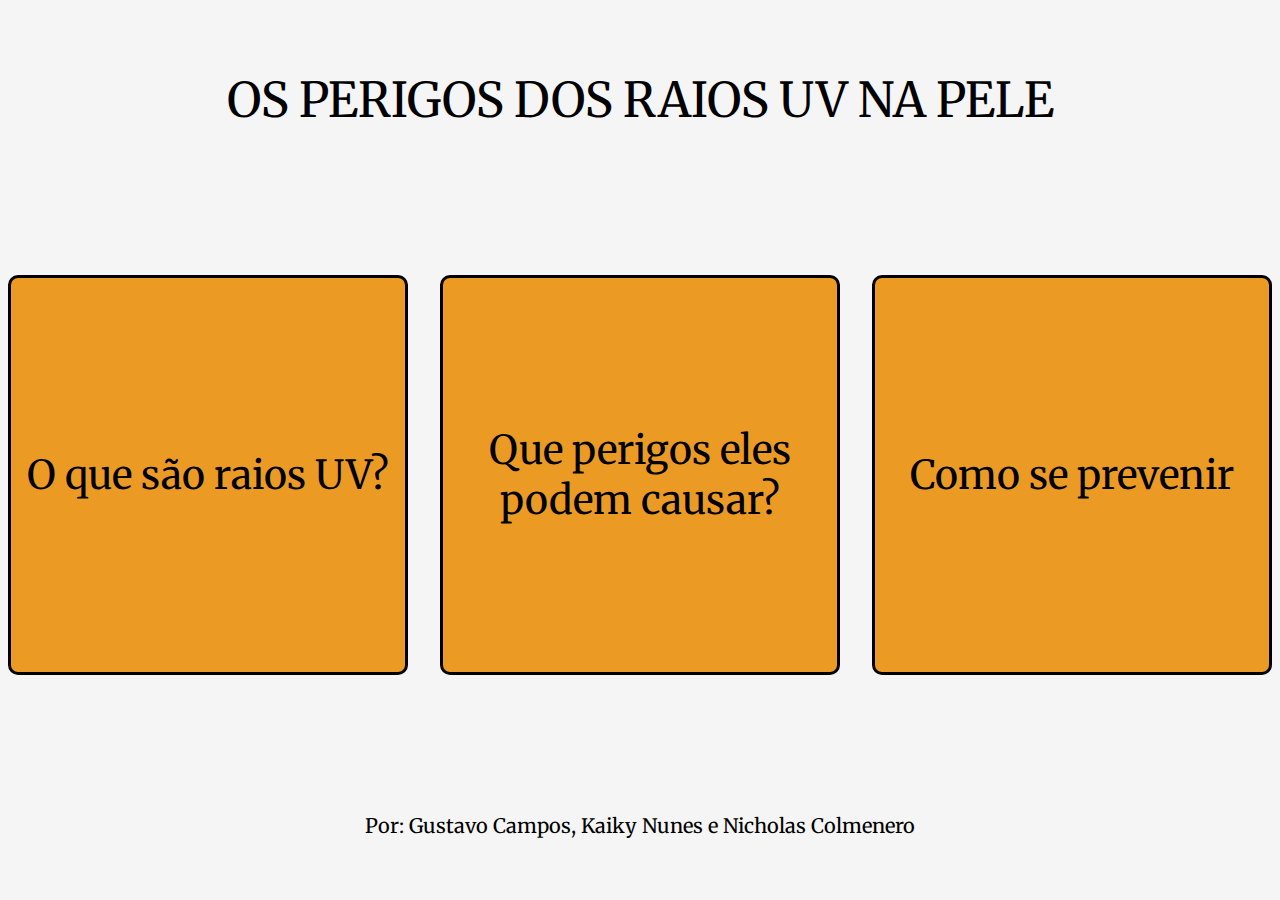
<file: index.html>
<!DOCTYPE html>
<html lang="pt-br">

<head>
    <meta charset="UTF-8">
    <meta name="viewport" content="width=device-width, initial-scale=1.0">
    <link rel="icon" href="./img/sol.webp">
    <link rel="preconnect" href="https://fonts.googleapis.com">
    <link rel="preconnect" href="https://fonts.gstatic.com" crossorigin>
    <link href="https://fonts.googleapis.com/css2?family=Merriweather&display=swap" rel="stylesheet">
    <link rel="icon" href="./img/css_battle.png">
    <link rel="stylesheet" href="./style.css">
    <title>Os perigos dos raios UV na pele</title>
</head>

<body>

<header>
    <p>OS PERIGOS DOS RAIOS UV NA PELE</p>
</header>

<main>
    <button>
        <a href="./card1/card1.html">O que são raios UV?</a>
    </button>
    <button>
        <a href="./card2/card2.html">Que perigos eles podem causar?</a>
    </button>
    <button>
        <a href="./card3/card3.html">Como se prevenir</a>
</main>

<footer>
    <p>Por: Gustavo Campos, Kaiky Nunes e Nicholas Colmenero</p>
</footer>

</body>

</html>
</file>
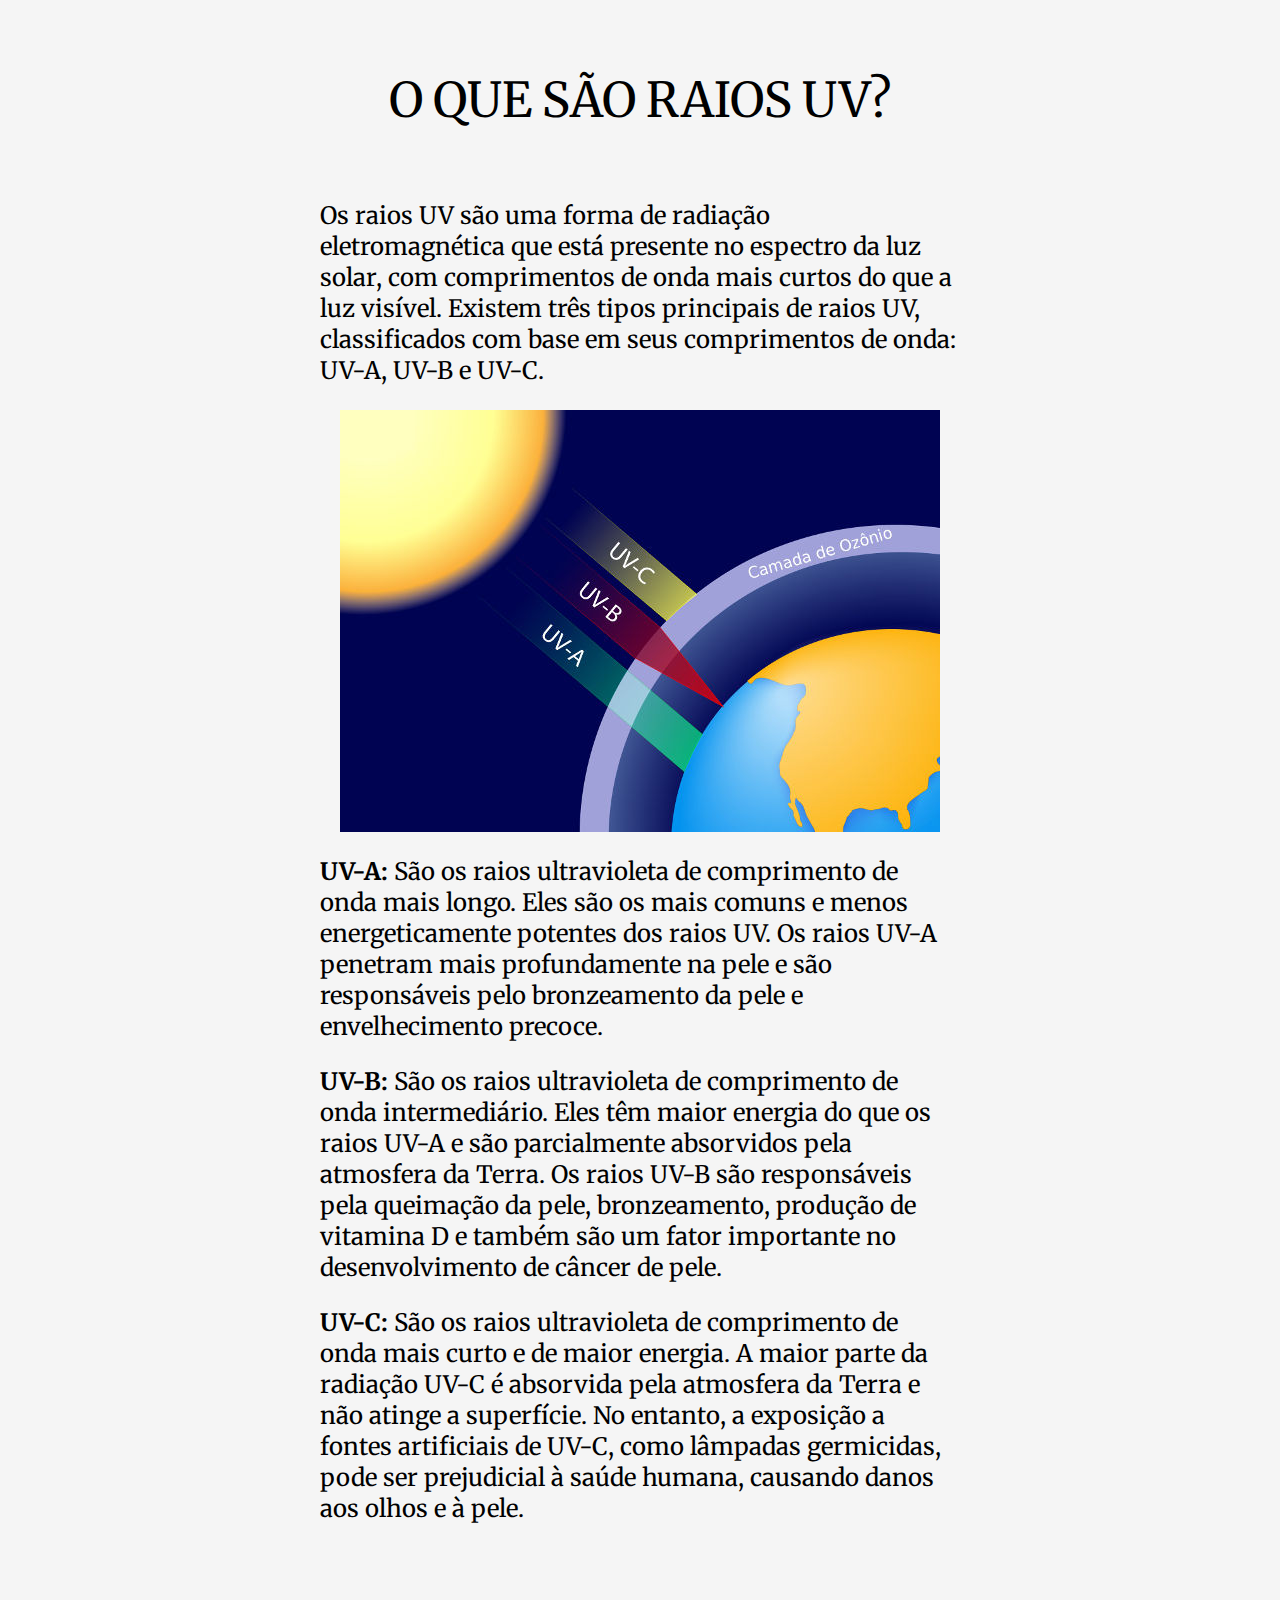
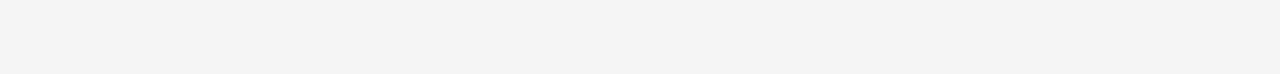
<file: card1/card1.html>
<!DOCTYPE html>
<html lang="pt-br">

<head>
    <meta charset="UTF-8">
    <meta name="viewport" content="width=device-width, initial-scale=1.0">
    <link rel="preconnect" href="https://fonts.googleapis.com">
    <link rel="preconnect" href="https://fonts.gstatic.com" crossorigin>
    <link rel="icon" href="./img/sol.webp">
    <link href="https://fonts.googleapis.com/css2?family=Merriweather&display=swap" rel="stylesheet">
    <link rel="stylesheet" href="./card1.css">
    <title>O QUE SÃO RAIOS UV?</title>
</head>

<body>

<header>
    <p>O QUE SÃO RAIOS UV?</p>
</header>

<main>
    <div>
        <p>Os raios UV são uma forma de radiação eletromagnética que está presente no espectro da luz solar, com comprimentos de onda mais curtos do que a luz visível. Existem três tipos principais de raios UV, classificados com base em seus comprimentos de onda: UV-A, UV-B e UV-C.</p>
        <img src="./img/raios.jpg" alt="">
        <p><b>UV-A:</b> São os raios ultravioleta de comprimento de onda mais longo. Eles são os mais comuns e menos energeticamente potentes dos raios UV. Os raios UV-A penetram mais profundamente na pele e são responsáveis pelo bronzeamento da pele e envelhecimento precoce.</p>
        <p><b>UV-B:</b> São os raios ultravioleta de comprimento de onda intermediário. Eles têm maior energia do que os raios UV-A e são parcialmente absorvidos pela atmosfera da Terra. Os raios UV-B são responsáveis pela queimação da pele, bronzeamento, produção de vitamina D e também são um fator importante no desenvolvimento de câncer de pele.</p>
        <p><b>UV-C:</b> São os raios ultravioleta de comprimento de onda mais curto e de maior energia. A maior parte da radiação UV-C é absorvida pela atmosfera da Terra e não atinge a superfície. No entanto, a exposição a fontes artificiais de UV-C, como lâmpadas germicidas, pode ser prejudicial à saúde humana, causando danos aos olhos e à pele.</p>
    </div>
</main>

<footer></footer>

</body>

</html>
</file>
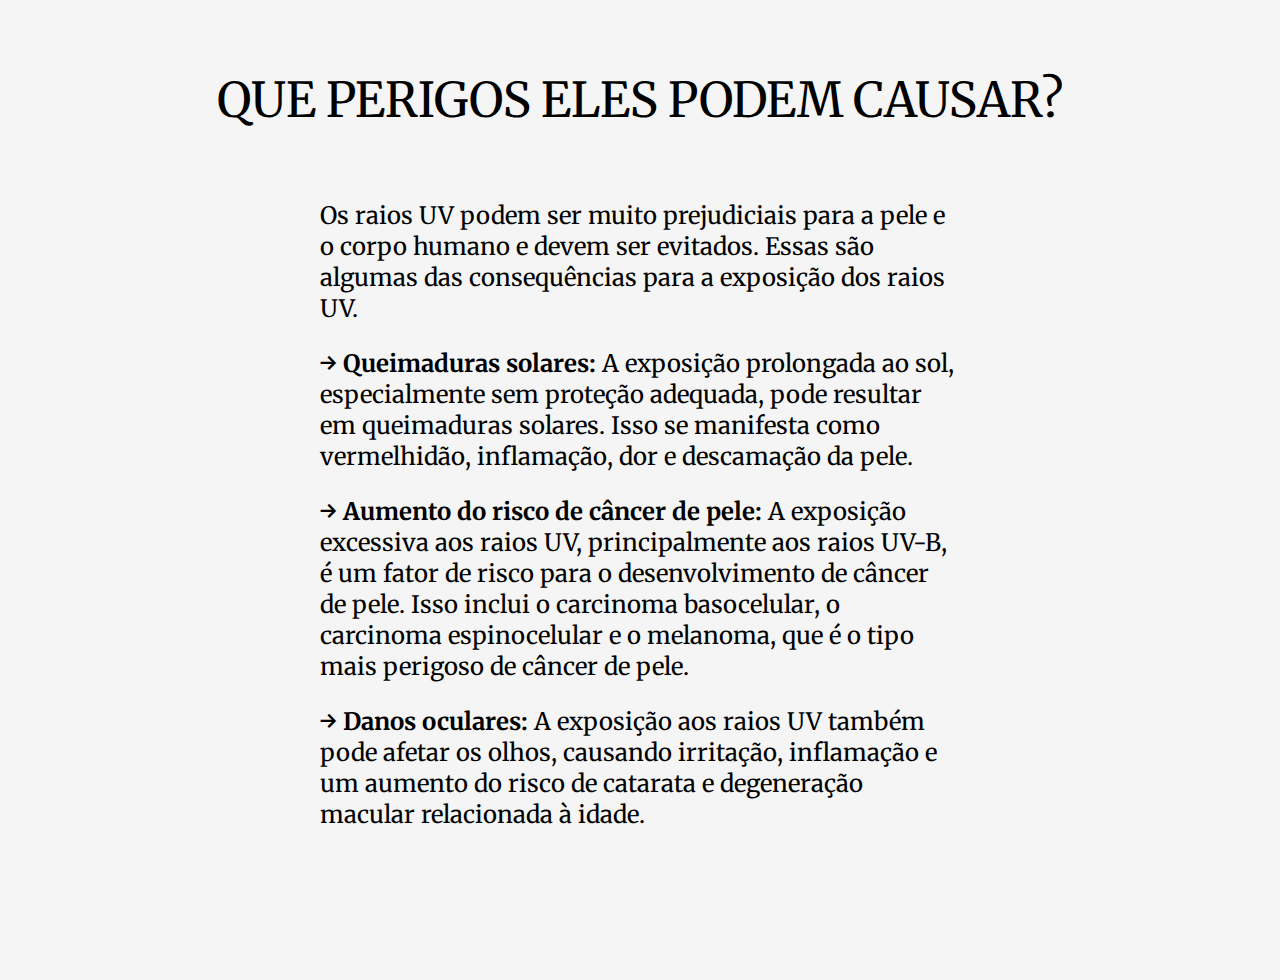
<file: card2/card2.html>
<!DOCTYPE html>
<html lang="pt-br">

<head>
    <meta charset="UTF-8">
    <meta name="viewport" content="width=device-width, initial-scale=1.0">
    <link rel="preconnect" href="https://fonts.googleapis.com">
    <link rel="preconnect" href="https://fonts.gstatic.com" crossorigin>
    <link rel="icon" href="./img/sol.webp">
    <link href="https://fonts.googleapis.com/css2?family=Merriweather&display=swap" rel="stylesheet">
    <link rel="stylesheet" href="./card2.css">
    <title>QUE PERIGOS ELES PODEM CAUSAR?</title>
</head>

<body>

<header>
    <p>QUE PERIGOS ELES PODEM CAUSAR?</p>
</header>

<main>
    <div>
        <p>Os raios UV podem ser muito prejudiciais para a pele e o corpo humano e devem ser evitados. Essas são algumas das consequências para a exposição dos raios UV.</p>
        <p><b>&rarr; Queimaduras solares:</b> A exposição prolongada ao sol, especialmente sem proteção adequada, pode resultar em queimaduras solares. Isso se manifesta como vermelhidão, inflamação, dor e descamação da pele.</p>
        <p><b>&rarr; Aumento do risco de câncer de pele:</b> A exposição excessiva aos raios UV, principalmente aos raios UV-B, é um fator de risco para o desenvolvimento de câncer de pele. Isso inclui o carcinoma basocelular, o carcinoma espinocelular e o melanoma, que é o tipo mais perigoso de câncer de pele.</p>
        <p><b>&rarr; Danos oculares:</b> A exposição aos raios UV também pode afetar os olhos, causando irritação, inflamação e um aumento do risco de catarata e degeneração macular relacionada à idade.</p>
    </div>
</main>

<footer></footer>

</body>

</html>
</file>
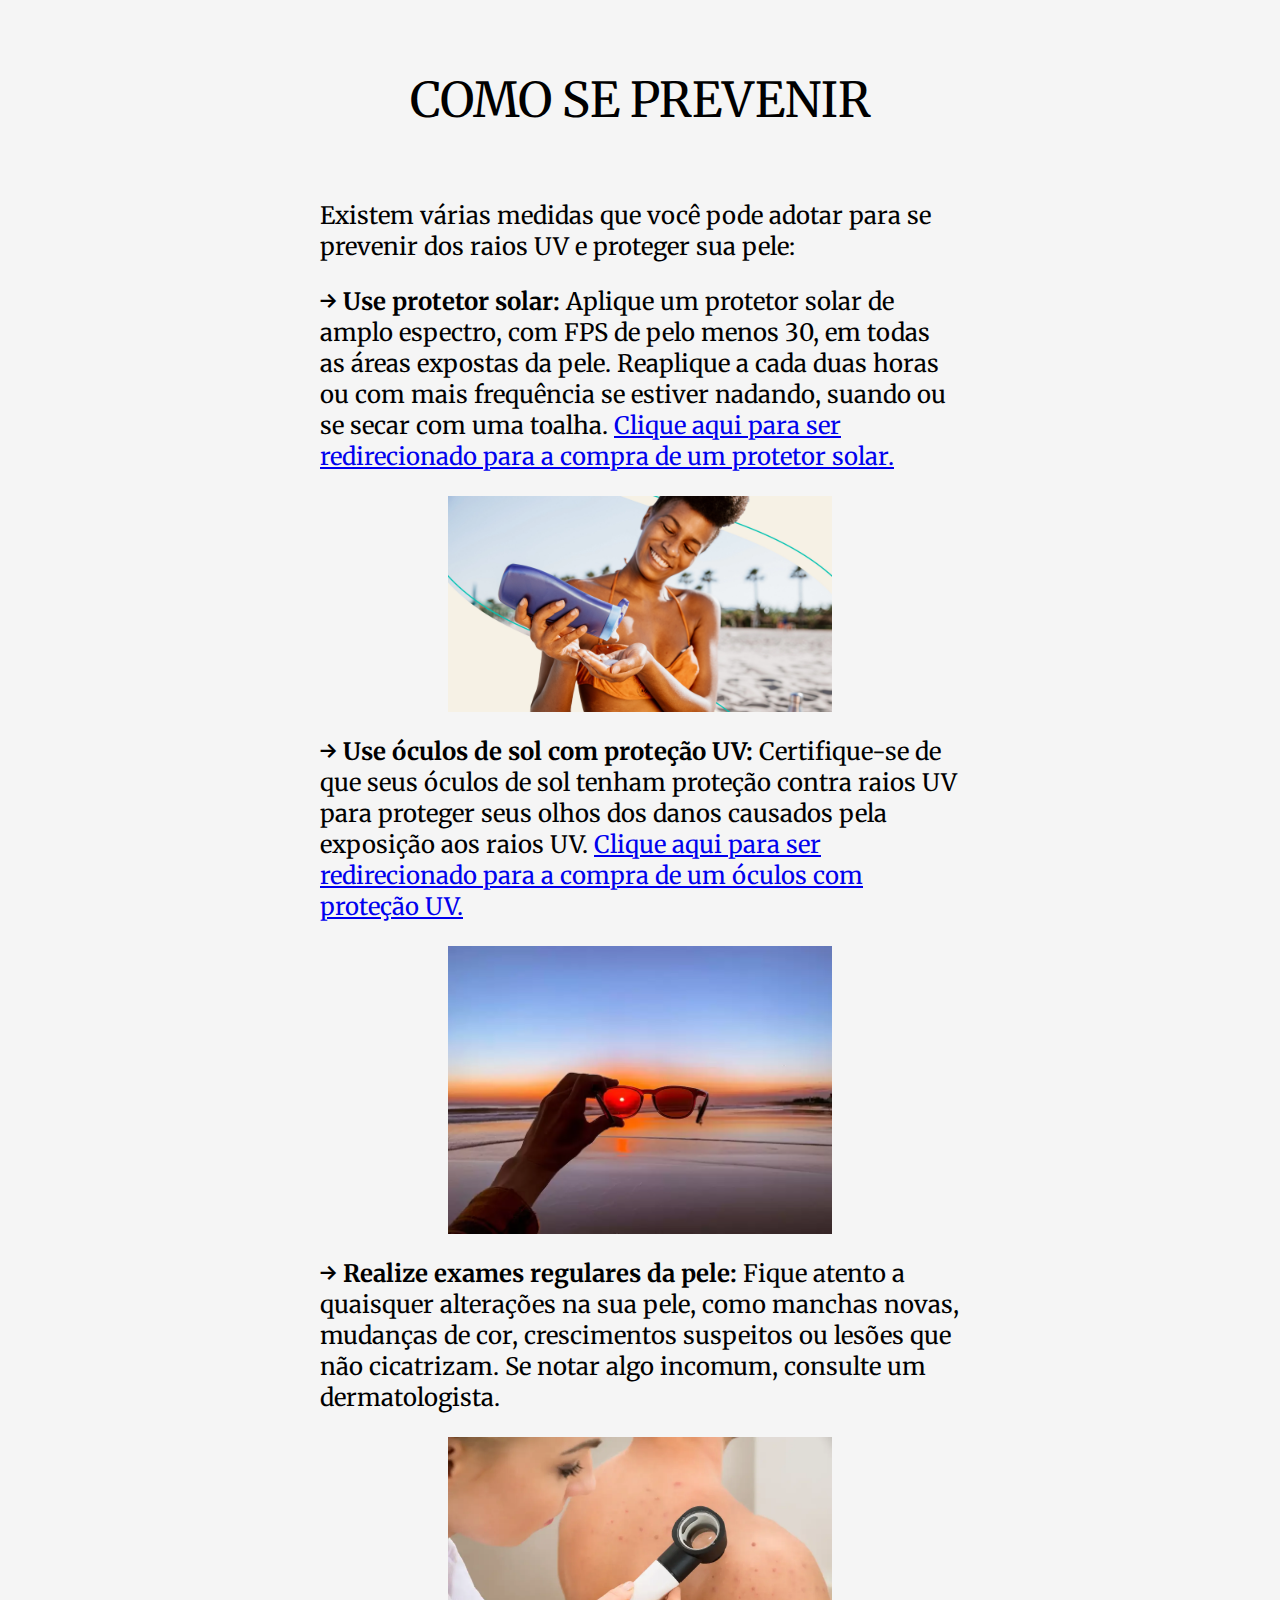
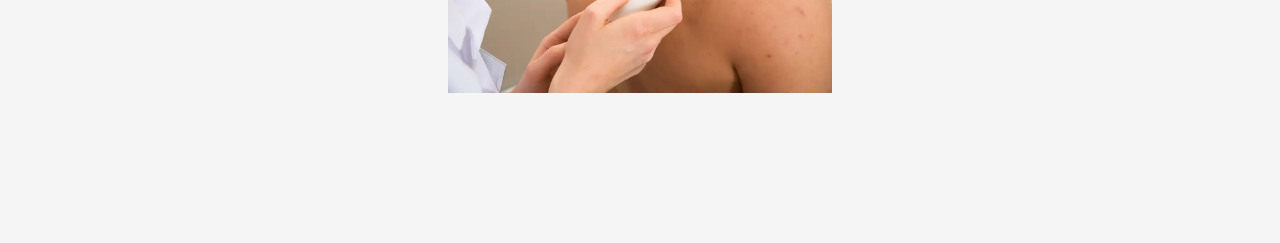
<file: card3/card3.html>
<!DOCTYPE html>
<html lang="pt-br">

<head>
    <meta charset="UTF-8">
    <meta name="viewport" content="width=device-width, initial-scale=1.0">
    <link rel="preconnect" href="https://fonts.googleapis.com">
    <link rel="preconnect" href="https://fonts.gstatic.com" crossorigin>
    <link rel="icon" href="./img/sol.webp">
    <link href="https://fonts.googleapis.com/css2?family=Merriweather&display=swap" rel="stylesheet">
    <link rel="stylesheet" href="./card3.css">
    <title>COMO SE PREVENIR</title>
</head>

<body>

<header>
    <p>COMO SE PREVENIR</p>
</header>

<main>
    <div>
        <p>Existem várias medidas que você pode adotar para se prevenir dos raios UV e proteger sua pele:</p>
        <p><b>&rarr; Use protetor solar:</b> Aplique um protetor solar de amplo espectro, com FPS de pelo menos 30, em todas as áreas expostas da pele. Reaplique a cada duas horas ou com mais frequência se estiver nadando, suando ou se secar com uma toalha. <a href="https://www.amazon.com.br/Protetor-Solar-Nivea-Protect-Hidrata/dp/B07F3RN3GB/ref=asc_df_B07F3RN3GB/?tag=googleshopp00-20&linkCode=df0&hvadid=379699826596&hvpos=&hvnetw=g&hvrand=11530879795075657712&hvpone=&hvptwo=&hvqmt=&hvdev=c&hvdvcmdl=&hvlocint=&hvlocphy=1031549&hvtargid=pla-813223798737&psc=1">Clique aqui para ser redirecionado para a compra de um protetor solar.</a></p>
        <img src="./img/22.webp" alt="">
        <p><b>&rarr; Use óculos de sol com proteção UV:</b> Certifique-se de que seus óculos de sol tenham proteção contra raios UV para proteger seus olhos dos danos causados pela exposição aos raios UV. <a href="https://www.amazon.com.br/Óculos-Esportivo-Ciclismo-Proteção-Preto/dp/B0973HVR4K/ref=asc_df_B0973HVR4K/?tag=googleshopp00-20&linkCode=df0&hvadid=392738832393&hvpos=&hvnetw=g&hvrand=15779645231122188506&hvpone=&hvptwo=&hvqmt=&hvdev=c&hvdvcmdl=&hvlocint=&hvlocphy=1031549&hvtargid=pla-1341321717802&psc=1">Clique aqui para ser redirecionado para a compra de um óculos com proteção UV.</a></p>
        <img src="./img/oculos-de-sol-protecao-uv-sergey-chuprin-unsplash.webp" alt="">
        <p><b>&rarr; Realize exames regulares da pele:</b> Fique atento a quaisquer alterações na sua pele, como manchas novas, mudanças de cor, crescimentos suspeitos ou lesões que não cicatrizam. Se notar algo incomum, consulte um dermatologista.</p>
        <img src="./img/cacc82ncer-de-pele.webp" alt="">
    </div>
</main>

<footer></footer>

</body>

</html>
</file>
<file: style.css>
*{
    margin: 0;
    padding: 0;
    box-sizing: border-box;
}

body{
    display: grid;
    grid-template-rows: 200px 1fr 150px;
    height: 100vh;
    font-family: 'Merriweather', serif;
    background-color: whitesmoke;
}

header{
    display: flex;
    justify-content: center;
    align-items: center;
}

header p{
    font-size: 3rem;
}

main{
    display: flex;
    align-items: center;
    justify-content: center;
    gap: 32px;
}

button{
    width: 400px;
    height: 400px;
    border-radius: 10px;
    background-color: rgb(235, 155, 36);
    border: solid;
}

button:hover{
    transform: scale(1.1);
    box-shadow: 5px 5px 20px black;
}

button a{
    font-size: 2.5rem;
    font-family: 'Merriweather', serif;
    color: black;
    text-decoration: none;
    display: flex;
    align-items: center;
    justify-content: center;
    height: 100%;
}

footer{
    display: flex;
    justify-content: center;
    align-items: center;
    font-size: 20px;
}

@media (max-width: 768px){

    body{
        grid-template-rows: 200px 1fr 100px;
    }

    #logo{
        height: 50%;
    }

    header p{
        font-size: 18px;
    }

    main{
        flex-direction: column;
    }

    button{
        width: 80%;
        height: 100px;
    }

    button a{
        font-size: 1.5rem;
    }
    
    footer{
        font-size: 12px;
    }

}
</file>
<file: card1/card1.css>
*{
    margin: 0;
    padding: 0;
    box-sizing: border-box;
}

body{
    display: grid;
    grid-template-rows: 200px 1fr 150px;
    height: 100vh;
    font-family: 'Merriweather', serif;
    background-color: whitesmoke;
}

header{
    display: flex;
    justify-content: center;
    align-items: center;
}

header p{
    font-size: 3rem;
}

main{
    display: flex;
    align-items: center;
    justify-content: center;
    gap: 10px;
    flex-direction: column;
}

main div{
    display: flex;
    flex-direction: column;
    align-items: center;
    justify-content: center;
    gap: 24px;
}

main p{
    width: 50%;
    font-size: 1.5rem;
}

footer{
    width: 100px;
    color: whitesmoke;
}

@media (max-width: 768px){

    body{
        grid-template-rows: 200px 1fr 100px;
    }

    header p{
        font-size: 1.5rem;
    }

    main{
        flex-direction: column;
    }
    
}
</file>
<file: card2/card2.css>
*{
    margin: 0;
    padding: 0;
    box-sizing: border-box;
}

body{
    display: grid;
    grid-template-rows: 200px 1fr 150px;
    height: 100vh;
    font-family: 'Merriweather', serif;
    background-color: whitesmoke;
}

header{
    display: flex;
    justify-content: center;
    align-items: center;
}

header p{
    font-size: 3rem;
}

main{
    display: flex;
    align-items: center;
    justify-content: center;
    gap: 10px;
    flex-direction: column;
}

main div{
    display: flex;
    flex-direction: column;
    align-items: center;
    justify-content: center;
    gap: 24px;
}

main p{
    width: 50%;
    font-size: 1.5rem;
}

footer{
    width: 100px;
    color: whitesmoke;
}

@media (max-width: 768px){

    body{
        grid-template-rows: 200px 1fr 100px;
    }

    header p{
        font-size: 1.5rem;
    }

    main{
        flex-direction: column;
    }
    
}
</file>
<file: card3/card3.css>
*{
    margin: 0;
    padding: 0;
    box-sizing: border-box;
}

body{
    display: grid;
    grid-template-rows: 200px 1fr 150px;
    height: 100vh;
    font-family: 'Merriweather', serif;
    background-color: whitesmoke;
}

header{
    display: flex;
    justify-content: center;
    align-items: center;
}

header p{
    font-size: 3rem;
}

main{
    display: flex;
    align-items: center;
    justify-content: center;
    gap: 10px;
    flex-direction: column;
}

main div{
    display: flex;
    flex-direction: column;
    align-items: center;
    justify-content: center;
    gap: 24px;
}

main div img{
    width: 30%;
}

main p{
    width: 50%;
    font-size: 1.5rem;
}

footer{
    width: 100px;
    color: whitesmoke;
}

@media (max-width: 768px){

    body{
        grid-template-rows: 200px 1fr 100px;
    }

    header p{
        font-size: 1.5rem;
    }

    main{
        flex-direction: column;
    }
    
}
</file>
